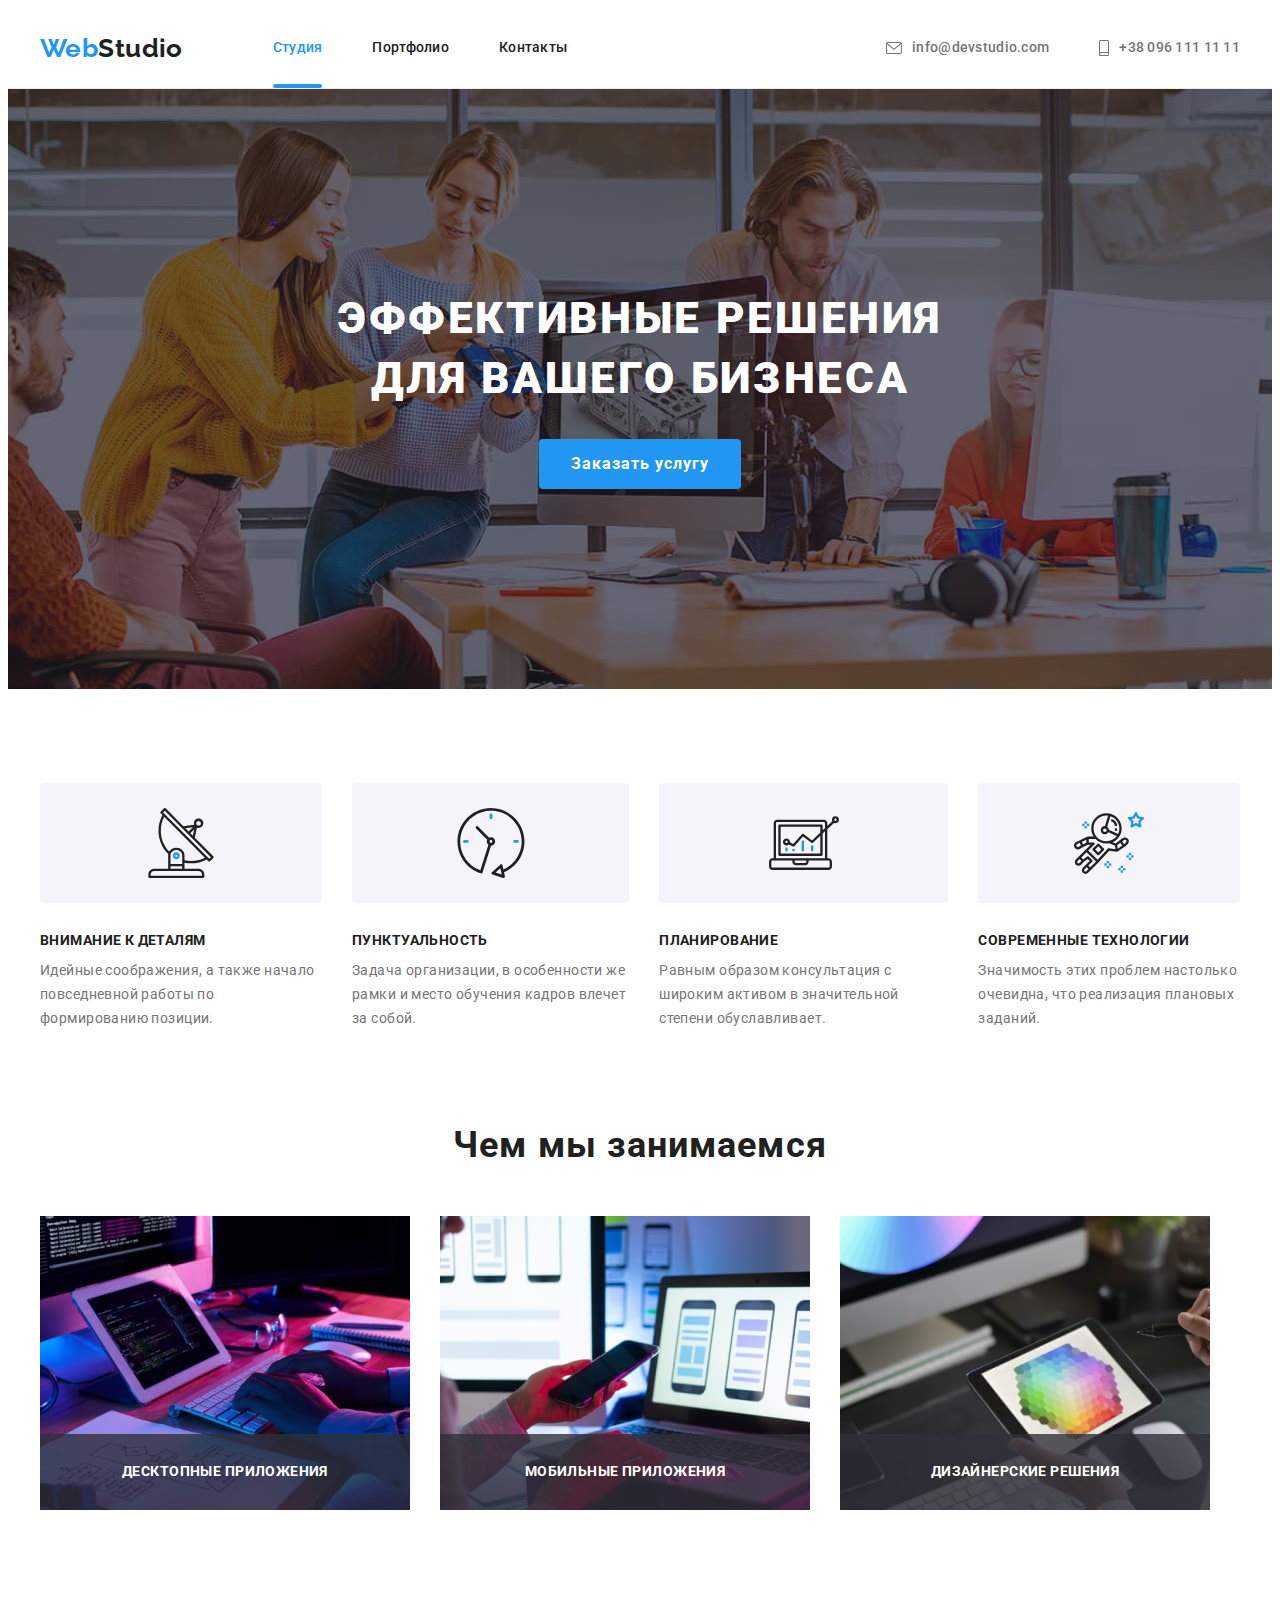
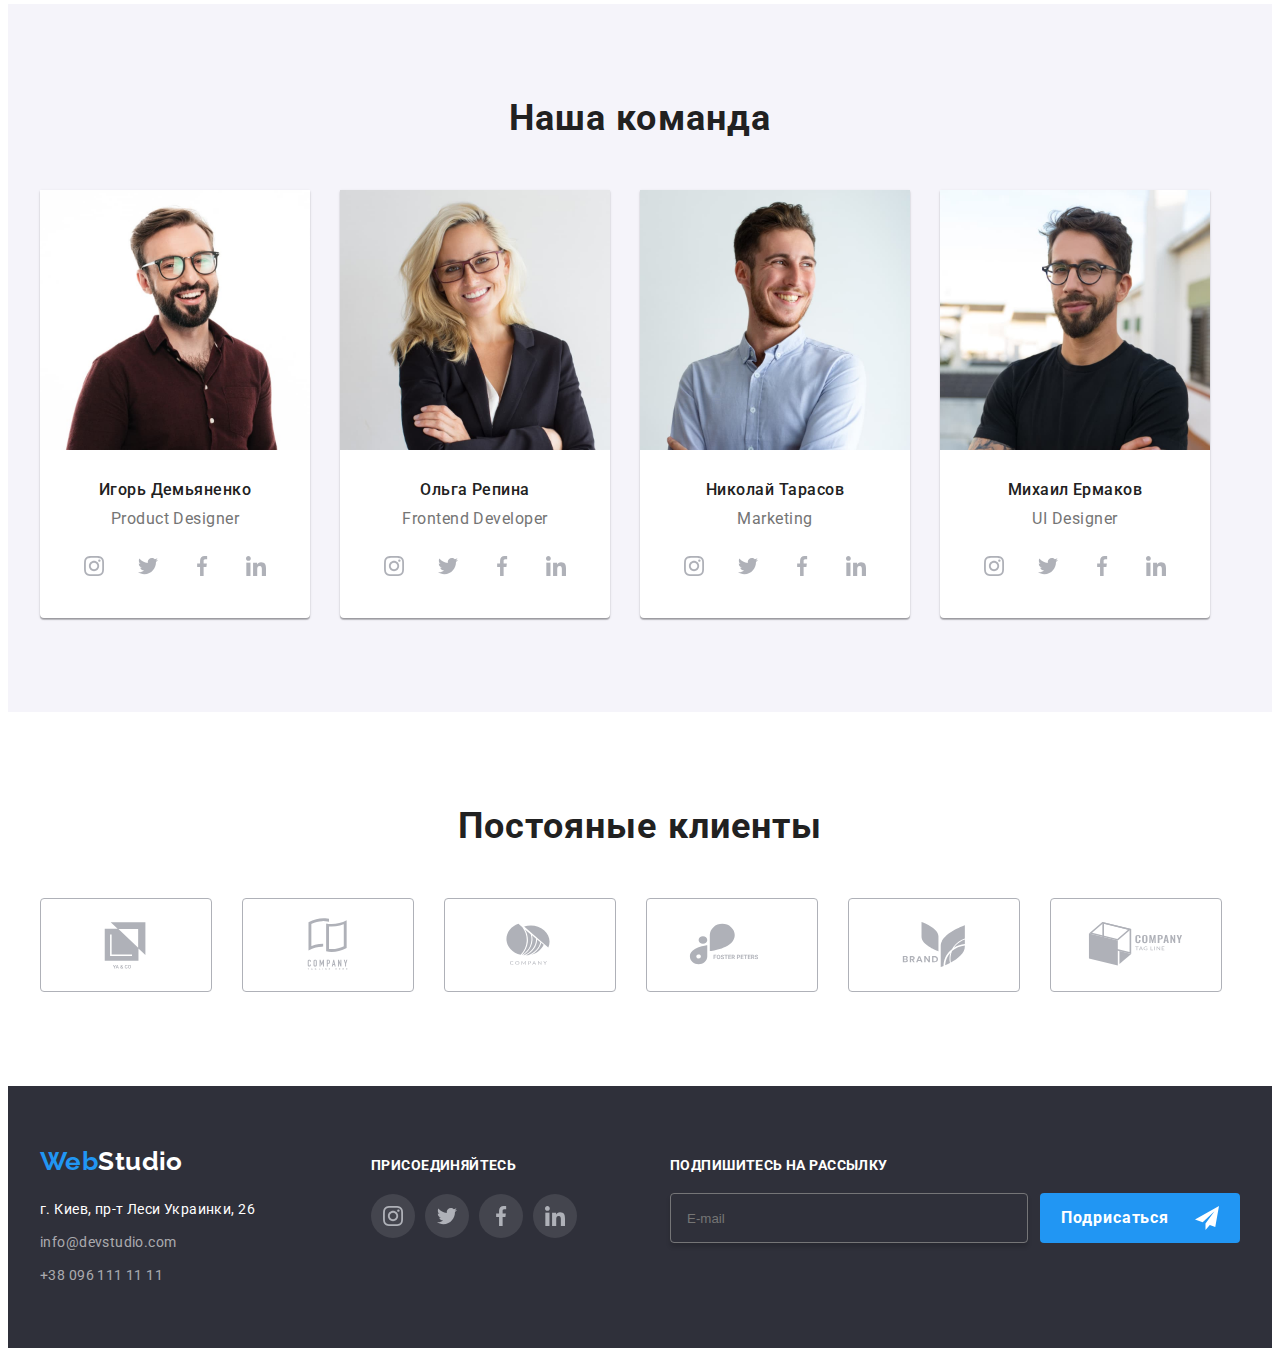
<file: index.html>
<!DOCTYPE html>
<html lang="ru">

<head>
	<link rel="preconnect" href="https://fonts.googleapis.com" />
	<link rel="preconnect" href="https://fonts.gstatic.com" crossorigin />
	<link href="https://fonts.googleapis.com/css2?family=Raleway:wght@700&family=Roboto:wght@400;500;700;900&display=swap"
		rel="stylesheet" />
	<meta charset="UTF-8" />
	<meta http-equiv="X-UA-Compatible" content="IE=edge" />
	<meta name="viewport" content="width=device-width, initial-scale=1.0" />
	<link rel="stylesheet" href="https://cdnjs.cloudflare.com/ajax/libs/modern-normalize/1.1.0/modern-normalize.min.css"
		integrity="sha512-wpPYUAdjBVSE4KJnH1VR1HeZfpl1ub8YT/NKx4PuQ5NmX2tKuGu6U/JRp5y+Y8XG2tV+wKQpNHVUX03MfMFn9Q=="
		crossorigin="anonymous" referrerpolicy="no-referrer" />
	<title>WebStudio</title>
	<link rel="stylesheet" type="text/css" href="./css/styles.css" />
</head>

<body>
	<div class="wrapper">
		<header class="header">
			<div class="container header-container">
				<nav class="nav">
					<a class="logo" href="./index.html" lang="en"><span class="accent">Web</span>Studio</a>
					<ul class="nav-list list">
						<li class="nav-item"><a href="./index.html" class="nav-link link current">Студия</a></li>
						<li class="nav-item"><a href="./portfolio.html" class="nav-link link">Портфолио</a></li>
						<li class="nav-item"><a href="" class="nav-link link">Контакты</a></li>
					</ul>
				</nav>
				<ul class="contact-list list">
					<li class="contact-item">


						<a href="mailto:info@devstudio.com" class="contact-link link">
							<svg class="icon icon-contact icon-contact-envelope">
								<use href="./img/SVG/symbol-defs.svg#icon-envelope"></use>
							</svg>
							info@devstudio.com</a>


					</li>
					<li class="contact-item">

						<a href="tel:+380961111111" class="contact-link link">
							<svg class="icon icon-contact icon-contact-smartphone">
								<use href="./img/SVG/symbol-defs.svg#icon-smartphone"></use>
							</svg>
							+38 096 111 11 11</a>


					</li>
				</ul>
			</div>
		</header>
		<main>
			<section class="hero ">
				<h1 class="hero-title">Эффективные решения
					для вашего бизнеса</h1>
				<button type="button" class="hero-button" data-modal-open>Заказать услугу</button>
			</section>
			<section class=" section">
				<div class="container">
					<h2 class="advantages-title visually-hidden">Наши преимущества</h2>
					<ul class="list advantages-list">
						<li class="advantages-item">
							<div class="advantages-icon-container">
								<svg class="icon icon-advantages">
									<use href="./img/SVG/symbol-defs.svg#icon-antenna-1"></use>
								</svg>
							</div>
							<h3 class="advantages-item-title">Внимание к деталям</h3>
							<p class="advantages-text">
								Идейные соображения, а также начало повседневной работы по формированию позиции.
							</p>
						</li>
						<li class="advantages-item">
							<div class="advantages-icon-container">
								<svg class="icon icon-advantages">
									<use href="./img/SVG/symbol-defs.svg#icon-clock-1"></use>
								</svg>
							</div>
							<h3 class="advantages-item-title">Пунктуальность</h3>
							<p class="advantages-text">
								Задача организации, в особенности же рамки и место обучения кадров влечет за собой.
							</p>
						</li>
						<li class="advantages-item">
							<div class="advantages-icon-container">
								<svg class="icon icon-advantages">
									<use href="./img/SVG/symbol-defs.svg#icon-diagram-1"></use>
								</svg>
							</div>
							<h3 class="advantages-item-title">Планирование</h3>
							<p class="advantages-text">
								Равным образом консультация с широким активом в значительной степени обуславливает.
							</p>
						</li>
						<li class="advantages-item">
							<div class="advantages-icon-container">
								<svg class="icon icon-advantages">
									<use href="./img/SVG/symbol-defs.svg#icon-astronaut-1"></use>
								</svg>
							</div>
							<h3 class="advantages-item-title">Современные технологии</h3>
							<p class="advantages-text">
								Значимость этих проблем настолько очевидна, что реализация плановых заданий.
							</p>
						</li>
					</ul>
				</div>
			</section>
			<section class="ocupation section">
				<div class="container">
					<h2 class="ocupation-title">Чем мы занимаемся</h2>
					<ul class="ocupation-list list">
						<li class="ocupation-item-title">
							<a href="#!" class="ocupation-link"><img src="./img/img1.jpg" alt="Работает за компютером"
									width="370" /></a>
							<p class="ocupation-link-text">Десктопные приложения</p>
						</li>
						<li class="ocupation-item-title">
							<a href="#!" class="ocupation-link"><img src="./img/img2.jpg" alt="Выбирает дизайн мобильного приложения"
									width="370" /></a>
							<p class="ocupation-link-text">Мобильные приложения</p>

						</li>
						<li class="ocupation-item-title">
							<a href="#!" class="ocupation-link"><img src="./img/img3.jpg" alt="Выбирает цвет в палитре"
									width="370" /></a>
							<p class="ocupation-link-text">Дизайнерские решения</p>

						</li>
					</ul>
				</div>
			</section>
			<section class="team section">
				<div class="container ">
					<h2 class="team-title">Наша команда</h2>
					<ul class="team-list list">
						<li class="team-item">
							<img src="./img/ihor.jpg" alt="Фото Игоря Демьяненко" width="270" />
							<div class="team-item-text-container">
								<h3 class="team-item-title">Игорь Демьяненко</h3>
								<p class="team-item-text">Product Designer</p>
								<ul class="social-links-list">
									<li class="social-links-item">
										<a href="#!" class="social-link">
											<svg class="icon icon-social-links" width=" 20" height="20">
												<use href="./img/SVG/symbol-defs.svg#icon-instagram-1"></use>
											</svg>
										</a>
									</li>
									<li class="social-links-item">
										<a href="#!" class="social-link">
											<svg class="icon icon-social-links" width=" 20" height="20">
												<use href="./img/SVG/symbol-defs.svg#icon-twitter-1"></use>
											</svg>
										</a>
									</li>
									<li class="social-links-item">
										<a href="#!" class="social-link">
											<svg class="icon icon-social-links" width=" 20" height="20">
												<use href="./img/SVG/symbol-defs.svg#icon-facebook-1"></use>
											</svg>
										</a>
									</li>
									<li class="social-links-item">
										<a href="#!" class="social-link">
											<svg class="icon icon-social-links" width=" 20" height="20">
												<use href="./img/SVG/symbol-defs.svg#icon-linkedin-1"></use>
											</svg>
										</a>
									</li>
								</ul>
							</div>
						</li>
						<li class="team-item">
							<img src="./img/olga.jpg" alt="Фото Ольги Репиной" width="270" />
							<div class="team-item-text-container">
								<h3 class="team-item-title">Ольга Репина</h3>
								<p class="team-item-text">Frontend Developer</p>
								<ul class="social-links-list">
									<li class="social-links-item">
										<a href="#!" class="social-link">
											<svg class="icon icon-social-links" width=" 20" height="20">
												<use href="./img/SVG/symbol-defs.svg#icon-instagram-1"></use>
											</svg>
										</a>
									</li>
									<li class="social-links-item">
										<a href="#!" class="social-link">
											<svg class="icon icon-social-links" width=" 20" height="20">
												<use href="./img/SVG/symbol-defs.svg#icon-twitter-1"></use>
											</svg>
										</a>
									</li>
									<li class="social-links-item">
										<a href="#!" class="social-link">
											<svg class="icon icon-social-links" width=" 20" height="20">
												<use href="./img/SVG/symbol-defs.svg#icon-facebook-1"></use>
											</svg>
										</a>
									</li>
									<li class="social-links-item">
										<a href="#!" class="social-link">
											<svg class="icon icon-social-links" width=" 20" height="20">
												<use href="./img/SVG/symbol-defs.svg#icon-linkedin-1"></use>
											</svg>
										</a>
									</li>
								</ul>
							</div>
						</li>
						<li class="team-item">
							<img src="./img/nikola.jpg" alt="Фото Николая Тарасова" width="270" />
							<div class="team-item-text-container">
								<h3 class="team-item-title">Николай Тарасов</h3>
								<p class="team-item-text">Marketing</p>
								<ul class="social-links-list">
									<li class="social-links-item">
										<a href="#!" class="social-link">
											<svg class="icon icon-social-links" width=" 20" height="20">
												<use href="./img/SVG/symbol-defs.svg#icon-instagram-1"></use>
											</svg>
										</a>
									</li>
									<li class="social-links-item">
										<a href="#!" class="social-link">
											<svg class="icon icon-social-links" width=" 20" height="20">
												<use href="./img/SVG/symbol-defs.svg#icon-twitter-1"></use>
											</svg>
										</a>
									</li>
									<li class="social-links-item">
										<a href="#!" class="social-link">
											<svg class="icon icon-social-links" width=" 20" height="20">
												<use href="./img/SVG/symbol-defs.svg#icon-facebook-1"></use>
											</svg>
										</a>
									</li>
									<li class="social-links-item">
										<a href="#!" class="social-link">
											<svg class="icon icon-social-links" width=" 20" height="20">
												<use href="./img/SVG/symbol-defs.svg#icon-linkedin-1"></use>
											</svg>
										</a>
									</li>
								</ul>
							</div>
						</li>
						<li class="team-item">
							<img src="./img/mihail.jpg" alt="Фото Михаила Ермакова" width="270" />
							<div class="team-item-text-container">
								<h3 class="team-item-title">Михаил Ермаков</h3>
								<p class="team-item-text">UI Designer</p>
								<ul class="social-links-list">
									<li class="social-links-item">
										<a href="#!" class="social-link">
											<svg class="icon icon-social-links" width=" 20" height="20">
												<use href="./img/SVG/symbol-defs.svg#icon-instagram-1"></use>
											</svg>
										</a>
									</li>
									<li class="social-links-item">
										<a href="#!" class="social-link">
											<svg class="icon icon-social-links" width=" 20" height="20">
												<use href="./img/SVG/symbol-defs.svg#icon-twitter-1"></use>
											</svg>
										</a>
									</li>
									<li class="social-links-item">
										<a href="#!" class="social-link">
											<svg class="icon icon-social-links" width=" 20" height="20">
												<use href="./img/SVG/symbol-defs.svg#icon-facebook-1"></use>
											</svg>
										</a>
									</li>
									<li class="social-links-item">
										<a href="#!" class="social-link">
											<svg class="icon icon-social-links" width=" 20" height="20">
												<use href="./img/SVG/symbol-defs.svg#icon-linkedin-1"></use>
											</svg>
										</a>
									</li>
								</ul>
							</div>
						</li>
					</ul>
				</div>
			</section>
			<section class="section clients">
				<div class="container">
					<h2 class="clients-title">Постояные клиенты</h2>
					<ul class="clients-list">
						<li class="clients-list-item">
							<a href="#!" class="clients-link">
								<svg class="icon icon-clients">
									<use href="./img/SVG/symbol-defs.svg#icon-Logo1"></use>
								</svg>
							</a>
						</li>
						<li class="clients-list-item">
							<a href="#!" class="clients-link">
								<svg class="icon icon-clients">
									<use href="./img/SVG/symbol-defs.svg#icon-Logo2"></use>
								</svg>
							</a>
						</li>
						<li class="clients-list-item">
							<a href="#!" class="clients-link">
								<svg class="icon icon-clients">
									<use href="./img/SVG/symbol-defs.svg#icon-Logo3"></use>
								</svg>
							</a>
						</li>
						<li class="clients-list-item">
							<a href="#!" class="clients-link">
								<svg class="icon icon-clients">
									<use href="./img/SVG/symbol-defs.svg#icon-Logo4"></use>
								</svg>
							</a>
						</li>
						<li class="clients-list-item">
							<a href="#!" class="clients-link">
								<svg class="icon icon-clients">
									<use href="./img/SVG/symbol-defs.svg#icon-Logo5"></use>
								</svg>
							</a>
						</li>
						<li class="clients-list-item">
							<a href="#!" class="clients-link">
								<svg class="icon icon-clients">
									<use href="./img/SVG/symbol-defs.svg#icon-Logo6"></use>
								</svg>
							</a>
						</li>
					</ul>
				</div>
			</section>
		</main>
		<footer class="footer">
			<div class="container footer-container">
				<div class="footer_contacts">
					<a class="logo" href="./index.html" lang="en"><span class="accent">Web</span><span
							class="footer-logo">Studio</span></a>
					<address class="address">
						<ul class="address-list list">
							<li class="address-item">
								<a href="https://goo.gl/maps/FFWDa3F11SiFwjZ78" target="_blank" rel="noopener nofollow"
									class="link address-link address-link-white">г. Киев, пр-т Леси Украинки, 26</a>
							</li>
							<li class="address-item">
								<a href="mailto:info@devstudio.com" class="link address-link">info@devstudio.com</a>
							</li>
							<li class="address-item">
								<a href="tel:+380961111111" class="link address-link">+38 096 111 11 11</a>
							</li>
						</ul>
					</address>
				</div>
				<div class="join">
					<h2 class="join-title">Присоединяйтесь</h2>
					<ul class="join-list">
						<li class="join-list-item ">
							<a href="#!" class="social-link">
								<svg class="icon icon-social-links" width=" 20" height="20">
									<use href="./img/SVG/symbol-defs.svg#icon-instagram-1"></use>
								</svg>
							</a>
						</li>
						<li class="join-list-item ">
							<a href="#!" class="social-link">
								<svg class="icon icon-social-links" width=" 20" height="20">
									<use href="./img/SVG/symbol-defs.svg#icon-twitter-1"></use>
								</svg>
							</a>
						</li>
						<li class="join-list-item ">
							<a href="#!" class="social-link">
								<svg class="icon icon-social-links" width=" 20" height="20">
									<use href="./img/SVG/symbol-defs.svg#icon-facebook-1"></use>
								</svg>
							</a>
						</li>
						<li class="join-list-item ">
							<a href="#!" class="social-link">
								<svg class="icon icon-social-links" width=" 20" height="20">
									<use href="./img/SVG/symbol-defs.svg#icon-linkedin-1"></use>
								</svg>
							</a>
						</li>
					</ul>
				</div>
				<div class="subscribe">
					<h4 class="subscribe_text">Подпишитесь на рассылку</h4>
					<form class="subscribe_form">
						<label class="subscribe_label">
							<input type="email" class="subscribe_input" name="email" placeholder="E-mail">
							<button submit="" class="subscribe_button"><span>Подрисаться</span>
								<svg class="subscribe_button-icon" width=" 24" height="24">
									<use href="./img/SVG/symbol-defs.svg#icon-icon-send"></use>
								</svg>
							</button>
						</label>
					</form>
				</div>
			</div>
		</footer>
		<div class="backdrop is-hidden" data-modal>
			<div class="modal">
				<button type="button" class="modal-button" data-modal-close>
					<svg class="close-modal" width="30" height="30">
						<use href="./img/SVG/symbol-defs.svg#icon-close-modal">
						</use>
					</svg>
				</button>
				<form class="modal_form">
					<h4 class="modal_title">Оставьте свои данные, мы вам перезвоним</h4>
					<ul class="modal_list">
						<li class="modal_item">
							<label class="modal_label">
								Имя
								<input type="text" class="modal_input" name="name">
								<svg class="modal_button-icon" width="18" height="18">
									<use href="./img/SVG/symbol-defs.svg#icon-person"></use>
								</svg>
							</label>
						</li>
						<li class="modal_item">
							<label class="modal_label">
								Телефон
								<input type="tel" class="modal_input" name="phone">
								<svg class="modal_button-icon" width="18" height="18">
									<use href="./img/SVG/symbol-defs.svg#icon-phone"></use>
								</svg>
							</label>
						</li>
						<li class="modal_item">
							<label class="modal_label">
								Почта
								<input type="email" class="modal_input " name="email">
								<svg class="modal_button-icon" width="18" height="18">
									<use href="./img/SVG/symbol-defs.svg#icon-email"></use>
								</svg>
							</label>
						</li>
						<li class="modal_item">
							<label class="modal_label">
								Комментарий
								<textarea class="modal_textarea" name="comment" cols="30" rows="10"
									placeholder="Введите текст"></textarea>
							</label>
						</li>
					</ul>
					<label class="modal_label-checkbox">
						<span class="checkbox_span">Соглашаюсь с рассылкой и принимаю <a
								href="https://docs.emmet.io/cheatsheet-a5.pdf" class="modal_link">Условия
								договора</a></span>
						<input type="checkbox" class="modal_checkbox">
						<span class="checkbox_icon">
						</span>
					</label>
					<div class="modal_submit-wrapper"><input class="modal_submit" type="submit" value="Отправить"></div>
				</form>
			</div>
		</div>
		<script src="./js/modal.js"></script>
	</div>
</body>

</html>
</file>
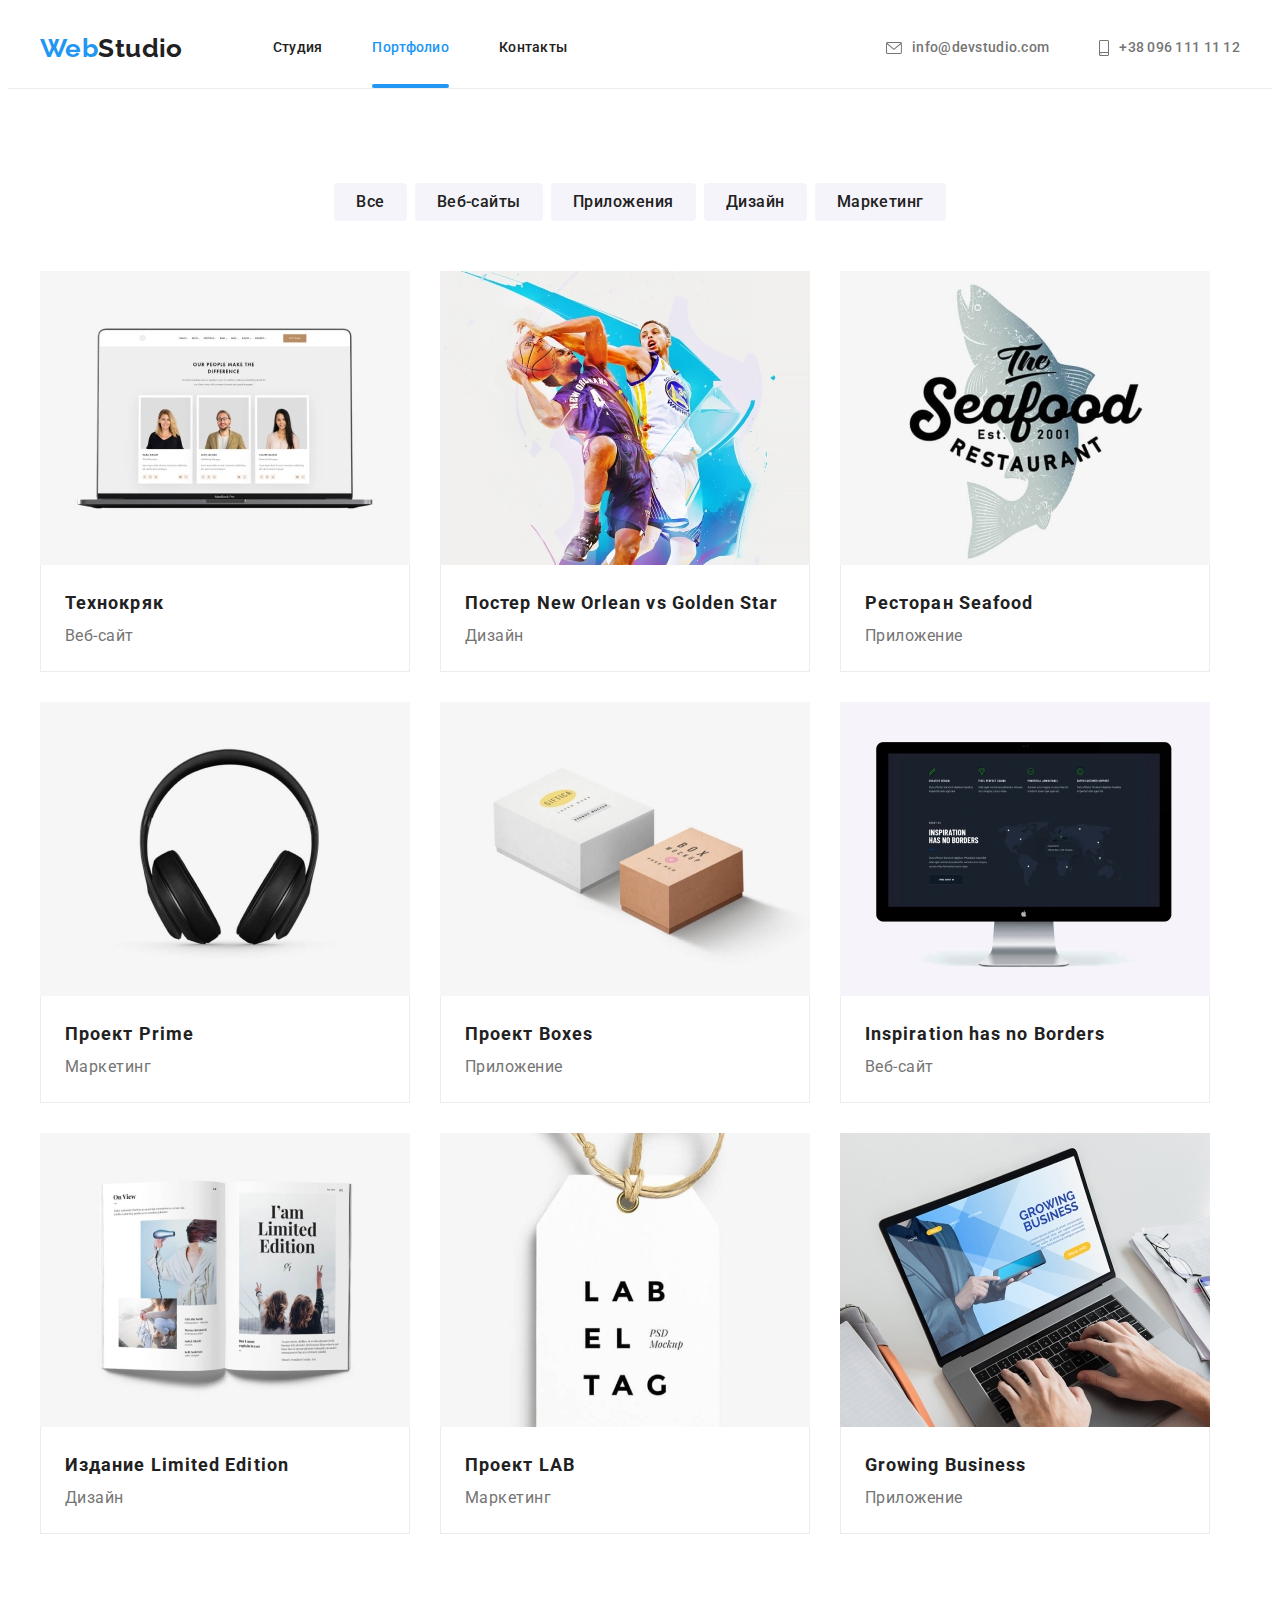
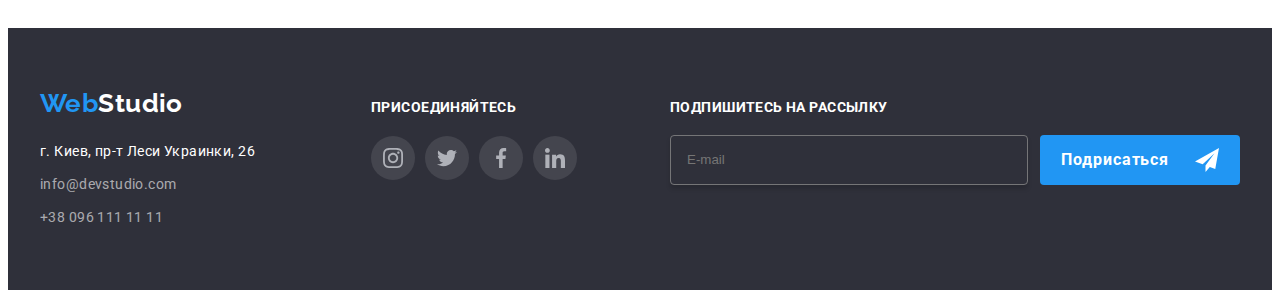
<file: portfolio.html>
<!DOCTYPE html>
<html lang="ru">

<head>
	<link rel="preconnect" href="https://fonts.googleapis.com" />
	<link rel="preconnect" href="https://fonts.gstatic.com" crossorigin />
	<link href="https://fonts.googleapis.com/css2?family=Raleway:wght@700&family=Roboto:wght@400;500;700;900&display=swap"
		rel="stylesheet" />
	<meta charset="UTF-8" />
	<meta http-equiv="X-UA-Compatible" content="IE=edge" />
	<meta name="viewport" content="width=device-width, initial-scale=1.0" />
	<link rel="stylesheet" href="https://cdnjs.cloudflare.com/ajax/libs/modern-normalize/1.1.0/modern-normalize.min.css"
		integrity="sha512-wpPYUAdjBVSE4KJnH1VR1HeZfpl1ub8YT/NKx4PuQ5NmX2tKuGu6U/JRp5y+Y8XG2tV+wKQpNHVUX03MfMFn9Q=="
		crossorigin="anonymous" referrerpolicy="no-referrer" />
	<title>WebStudio</title>
	<link rel="stylesheet" type="text/css" href="./css/styles.css" />
</head>

<body>
	<header class="header">
		<div class="container header-container">
			<nav class="nav">
				<a class="logo" href="./index.html" lang="en"><span class="accent">Web</span>Studio</a>
				<ul class="nav-list list">
					<li class="nav-item"><a href="./index.html" class="nav-link link ">Студия</a></li>
					<li class="nav-item"><a href="./portfolio.html" class="nav-link link current">Портфолио</a></li>
					<li class="nav-item"><a href="" class="nav-link link">Контакты</a></li>
				</ul>
			</nav>
			<ul class="contact-list list">
				<li class="contact-item">


					<a href="mailto:info@devstudio.com" class="contact-link link">
						<svg class="icon icon-contact icon-contact-envelope">
							<use href="./img/SVG/symbol-defs.svg#icon-envelope"></use>
						</svg>
						info@devstudio.com</a>


				</li>
				<li class="contact-item">

					<a href="tel:+380961111111" class="contact-link link">
						<svg class="icon icon-contact icon-contact-smartphone">
							<use href="./img/SVG/symbol-defs.svg#icon-smartphone"></use>
						</svg>
						+38 096 111 11 12</a>


				</li>
			</ul>
		</div>
	</header>
	<main>
		<section class="projects section ">
			<div class="container">
				<h1 class="projects-title visually-hidden">Проекты</h1>
				<ul class="filter-list list">

					<li class="filter-list-item"><button type="button" class="filter-button">Все</button></li>
					<li class="filter-list-item"><button type="button" class="filter-button">Веб-сайты</button></li>
					<li class="filter-list-item"><button type="button" class="filter-button">Приложения</button></li>
					<li class="filter-list-item"><button type="button" class="filter-button">Дизайн</button></li>
					<li class="filter-list-item"><button type="button" class="filter-button">Маркетинг</button></li>
				</ul>
				<ul class="list projects-list">
					<li class="projects-list-item">
						<a href="#!" class="projects-link">
							<div class="projects-list-item-overlay">
								<img src="./img/portfolio-img/img1-progressive.jpeg" alt="Веб-Сайт Технокряк" width="370"
									height="294" />
								<p class="projects-list-item-overlay-text">
									Технокряк это современная площадка распространения коронавируса. Компании используют
									эту платформу для цифрового
									шпионажа и атак на защищённые сервера конкурентов.
								</p>
							</div>
							<div class="projects-title-text-container">
								<h2 class="projects-list-title">Технокряк</h2>
								<p class="projects-list-text">Веб-сайт</p>
							</div>
						</a>
					</li>
					<li class="projects-list-item">
						<a href="#!" class="projects-link">
							<div class="projects-list-item-overlay">
								<img src="./img/portfolio-img/img2-progressive.jpeg" alt="Пример дизайна постера" width="370"
									height="294" />
								<p class="projects-list-item-overlay-text">
									Технокряк это современная площадка распространения коронавируса. Компании используют
									эту платформу для цифрового
									шпионажа и атак на защищённые сервера конкурентов.
								</p>
							</div>
							<div class="projects-title-text-container">
								<h2 class="projects-list-title">Постер New Orlean vs Golden Star</h2>
								<p class="projects-list-text">Дизайн</p>
							</div>
						</a>
					</li>
					<li class="projects-list-item">
						<a href="#!" class="projects-link">
							<div class="projects-list-item-overlay">
								<img src="./img/portfolio-img/img3-progressive.jpeg" alt="Приложения для ресторана" width="370"
									height="294" />
								<p class="projects-list-item-overlay-text">
									Технокряк это современная площадка распространения коронавируса. Компании используют
									эту платформу для цифрового
									шпионажа и атак на защищённые сервера конкурентов.
								</p>
							</div>
							<div class="projects-title-text-container">
								<h2 class="projects-list-title">Ресторан Seafood</h2>
								<p class="projects-list-text">Приложение</p>
							</div>
						</a>
					</li>
					<li class="projects-list-item">
						<a href="#!" class="projects-link">
							<div class="projects-list-item-overlay">
								<img src="./img/portfolio-img/img4-progressive.jpeg" alt="Маркетинговый проект Прайм" width="370"
									height="294" />
								<p class="projects-list-item-overlay-text">
									Технокряк это современная площадка распространения коронавируса. Компании используют
									эту платформу для цифрового
									шпионажа и атак на защищённые сервера конкурентов.
								</p>
							</div>
							<div class="projects-title-text-container">
								<h2 class="projects-list-title">Проект Prime</h2>
								<p class="projects-list-text">Маркетинг</p>
							</div>
						</a>
					</li>
					<li class="projects-list-item">
						<a href="#!" class="projects-link">
							<div class="projects-list-item-overlay">
								<img src="./img/portfolio-img/img5-progressive.jpeg" alt="Приложение коробки" width="370"
									height="294" />
								<p class="projects-list-item-overlay-text">
									Технокряк это современная площадка распространения коронавируса. Компании используют
									эту платформу для цифрового
									шпионажа и атак на защищённые сервера конкурентов.
								</p>
							</div>
							<div class="projects-title-text-container">
								<h2 class="projects-list-title">Проект Boxes</h2>
								<p class="projects-list-text">Приложение</p>
							</div>
						</a>
					</li>
					<li class="projects-list-item">
						<a href="#!" class="projects-link">
							<div class="projects-list-item-overlay">
								<img src="./img/portfolio-img/img6-progressive.jpeg" lang="en"
									alt=" Web-site Inspiration has no Borders" width="370" height="294" />
								<p class="projects-list-item-overlay-text">
									Технокряк это современная площадка распространения коронавируса. Компании используют
									эту платформу для цифрового
									шпионажа и атак на защищённые сервера конкурентов.
								</p>
							</div>
							<div class="projects-title-text-container">
								<h2 class="projects-list-title">Inspiration has no Borders</h2>
								<p class="projects-list-text">Веб-сайт</p>
							</div>
						</a>
					</li>
					<li class="projects-list-item">
						<a href="#!" class="projects-link">
							<div class="projects-list-item-overlay">
								<img src="./img/portfolio-img/img7-progressive.jpeg" alt="Дизайн книги" width="370" height="294" />
								<p class="projects-list-item-overlay-text">
									Технокряк это современная площадка распространения коронавируса. Компании используют
									эту платформу для цифрового
									шпионажа и атак на защищённые сервера конкурентов.
								</p>
							</div>
							<div class="projects-title-text-container">
								<h2 class="projects-list-title">Издание Limited Edition</h2>
								<p class="projects-list-text">Дизайн</p>
							</div>
						</a>
					</li>
					<li class="projects-list-item">
						<a href="#!" class="projects-link">
							<div class="projects-list-item-overlay">
								<img src="./img/portfolio-img/img8-progressive.jpeg" alt="Маркетинговый проект" width="370"
									height="294" />
								<p class="projects-list-item-overlay-text">
									Технокряк это современная площадка распространения коронавируса. Компании используют
									эту платформу для цифрового
									шпионажа и атак на защищённые сервера конкурентов.
								</p>
							</div>
							<div class="projects-title-text-container">
								<h2 class="projects-list-title">Проект LAB</h2>
								<p class="projects-list-text">Маркетинг</p>
							</div>
						</a>
					</li>
					<li class="projects-list-item">
						<a href="#!" class="projects-link">
							<div class="projects-list-item-overlay">
								<img src="./img/portfolio-img/img9-progressive.jpeg" alt="Growing Business app" width="370" height="294"
									lang="en" />
								<p class="projects-list-item-overlay-text">
									Технокряк это современная площадка распространения коронавируса. Компании используют
									эту платформу для цифрового
									шпионажа и атак на защищённые сервера конкурентов.
								</p>
							</div>
							<div class="projects-title-text-container">
								<h2 class="projects-list-title">Growing Business</h2>
								<p class="projects-list-text">Приложение</p>
							</div>
						</a>
					</li>
				</ul>
			</div>
		</section>
	</main>
	<footer class="footer">
		<div class="container footer-container">
			<div class="footer_contacts">
				<a class="logo" href="./index.html" lang="en"><span class="accent">Web</span><span
						class="footer-logo">Studio</span></a>
				<address class="address">
					<ul class="address-list list">
						<li class="address-item">
							<a href="https://goo.gl/maps/FFWDa3F11SiFwjZ78" target="_blank" rel="noopener nofollow"
								class="link address-link address-link-white">г. Киев, пр-т Леси Украинки, 26</a>
						</li>
						<li class="address-item">
							<a href="mailto:info@devstudio.com" class="link address-link">info@devstudio.com</a>
						</li>
						<li class="address-item">
							<a href="tel:+380961111111" class="link address-link">+38 096 111 11 11</a>
						</li>
					</ul>
				</address>
			</div>
			<div class="join">
				<h2 class="join-title">Присоединяйтесь</h2>
				<ul class="join-list">
					<li class="join-list-item ">
						<a href="#!" class="social-link">
							<svg class="icon icon-social-links" width=" 20" height="20">
								<use href="./img/SVG/symbol-defs.svg#icon-instagram-1"></use>
							</svg>
						</a>
					</li>
					<li class="join-list-item ">
						<a href="#!" class="social-link">
							<svg class="icon icon-social-links" width=" 20" height="20">
								<use href="./img/SVG/symbol-defs.svg#icon-twitter-1"></use>
							</svg>
						</a>
					</li>
					<li class="join-list-item ">
						<a href="#!" class="social-link">
							<svg class="icon icon-social-links" width=" 20" height="20">
								<use href="./img/SVG/symbol-defs.svg#icon-facebook-1"></use>
							</svg>
						</a>
					</li>
					<li class="join-list-item ">
						<a href="#!" class="social-link">
							<svg class="icon icon-social-links" width=" 20" height="20">
								<use href="./img/SVG/symbol-defs.svg#icon-linkedin-1"></use>
							</svg>
						</a>
					</li>
				</ul>
			</div>
			<div class="subscribe">
				<h4 class="subscribe_text">Подпишитесь на рассылку</h4>
				<form class="subscribe_form">
					<label class="subscribe_label">
						<input type="email" class="subscribe_input" name="email" placeholder="E-mail">
						<button submit="" class="subscribe_button"><span>Подрисаться</span>
							<svg class="subscribe_button-icon" width=" 24" height="24">
								<use href="./img/SVG/symbol-defs.svg#icon-icon-send"></use>
							</svg>
						</button>
					</label>
				</form>
			</div>
		</div>
	</footer>
</body>

</html>
</file>
<file: css/styles.css>
:root {
    --primary-text-color: #757575;
    --secondary-text-color: #ffffff;
    --title-text-color: #212121;

    --primary-bg-color: #ffffff;
    --secondary-bg-color: #f5f4fa;
    --footer-bg-color: #2f303a;

    --accent-color: #2196f3;
}
/* ======Reset=============== */

h1,
h2,
h3,
h4,
p {
    margin: 0;
}

ul {
    list-style: none;
    margin: 0;
    padding: 0;
}

img {
    display: block;
    max-width: 100%;
    height: auto;
}
/* ======Reset=============== */
body {
    font-family: Roboto, sans-serif;
    font-size: 14px;
    line-height: 1.71;
    letter-spacing: 0.03em;

    background-color: var(--primary-bg-color);
    color: var(--primary-text-color);
}
/* Wrapper */
.wrapper {
    min-height: 100%;
    overflow: hidden;
    display: flex;
    flex-direction: column;
}

/* Container */

.container {
    width: 1200px;
    padding: 0 15px;
    margin: 0 auto;
    box-sizing: content-box;
}

.section {
    padding-bottom: 94px;
    padding-top: 94px;
}

/* ===========Visualy hidden titles=============== */

.visually-hidden {
    position: absolute;
    width: 1px;
    height: 1px;
    margin: -1px;
    border: 0;
    padding: 0;
    white-space: nowrap;
    clip-path: inset(100%);
    clip: rect(0 0 0 0);
    overflow: hidden;
}

/* Styles for main page */

.logo {
    font-family: Raleway, sans-serif;
    font-weight: 700;
    font-size: 26px;
    line-height: 1.19;
    text-decoration: none;

    color: var(--title-text-color);
}
.nav-item {
    position: relative;
}

.current::after {
    position: absolute;
    bottom: 0;
    content: '';
    display: block;
    height: 4px;
    width: 100%;
    border-radius: 2px;
    background-color: var(--accent-color);
}

.accent {
    color: var(--accent-color);
}

.list {
    list-style: none;
}

.link {
    text-decoration: none;

    color: var(--title-text-color);
}

/* Header links  */
.header {
    border-bottom: 1px solid #ececec;
}
.header-container {
    display: flex;
    justify-content: center;
}

.nav,
.nav-list,
.contact-list {
    display: flex;
    align-items: center;
}

.nav-list {
    margin-left: 90px;
}

.contact-list {
    margin-left: auto;
}

.contact-item + .contact-item {
    margin-left: 50px;
}

.nav-item a {
    display: flex;
    padding-top: 32px;
    padding-bottom: 32px;
}

.nav-item + .nav-item {
    margin-left: 50px;
}

.nav-link:hover,
.nav-link:focus {
    color: var(--accent-color);
}

.icon-contact {
    margin-right: 10px;
    fill: currentColor;
}
.icon-contact-envelope {
    width: 16px;
    height: 12px;
}
.icon-contact-smartphone {
    width: 10px;
    height: 16px;
}

.contact-item::before:hover {
    fill: #188ce8;
}
.contact-link {
    display: flex;
    align-items: center;
}

.contact-link:hover,
.contact-link:focus {
    color: var(--accent-color);
}

.nav-link.current {
    color: var(--accent-color);
}

.nav-link,
.contact-link {
    font-weight: 500;
    font-size: 14px;
    line-height: 1.14;
    letter-spacing: 0.02em;

    color: var(--title-text-color);

    transition: color 250ms cubic-bezier(0.4, 0, 0.2, 1);
}

.contact-list a {
    font-weight: 500;
    font-size: 14px;
    line-height: 1.14;
    letter-spacing: 0.02em;

    color: var(--primary-text-color);
}

/* Hero section  */

.hero {
    display: flex;
    flex-direction: column;
    justify-content: center;
    align-items: center;

    text-align: center;

    background-image: linear-gradient(rgba(47, 48, 58, 0.4), rgba(47, 48, 58, 0.4)),
        url(../img/Hero/hero-bg.jpg);
    background-repeat: no-repeat;
    background-size: cover;
    background-position: center;
    max-width: 1600px;
    height: 600px;
    margin-left: auto;
    margin-right: auto;
    background-color: var(--footer-bg-color);
}

.hero-title {
    width: 696px;
    margin-bottom: 30px;

    font-weight: 900;
    font-size: 44px;
    line-height: 1.36;
    text-align: center;
    letter-spacing: 0.06em;
    text-transform: uppercase;

    color: var(--secondary-text-color);
}

.hero-button {
    display: flex;

    font-family: Roboto, sans-serif;
    font-weight: 700;
    font-size: 16px;
    line-height: 1.87;
    letter-spacing: 0.06em;

    transition: background-color 250ms cubic-bezier(0.4, 0, 0.2, 1);

    background-color: var(--accent-color);
    color: var(--secondary-text-color);
    border-radius: 4px;
    padding: 10px 32px;
    border: transparent;

    cursor: pointer;
}

.hero-button:focus,
.hero-button:hover {
    background-color: #188ce8;
}

/* ===============Modal Window================= */

.backdrop {
    position: fixed;
    top: 0;
    left: 0;
    width: 100%;
    height: 100%;
    background-color: rgba(0, 0, 0, 0.2);
    opacity: 1;
    transition: opacity 250ms cubic-bezier(0.4, 0, 0.2, 1);
}

.backdrop.is-hidden {
    opacity: 0;
    pointer-events: none;
}

.backdrop.is-hidden .modal {
    transform: translate(-50%, -50%) scale(1.2);
}

.modal {
    position: absolute;
    left: 50%;
    top: 50%;
    width: 528px;
    padding: 40px;
    box-shadow: 0px 1px 3px rgba(0, 0, 0, 0.12), 0px 1px 1px rgba(0, 0, 0, 0.14),
        0px 2px 1px rgba(0, 0, 0, 0.2);
    border-radius: 4px;
    background-color: var(--primary-bg-color);
    transform: translate(-50%, -50%) scale(1);
    transition: transform 250ms cubic-bezier(0.4, 0, 0.2, 1);
}

.modal-button {
    position: absolute;
    top: 8px;
    right: 8px;
    padding: 0;
    border: none;
    font-size: 0;
    border-radius: 50%;
    cursor: pointer;
    stroke: black;
    stroke-opacity: 0.1;
    background-color: white;
    transition: background-color 250ms cubic-bezier(0.4, 0, 0.2, 1);
}

.modal-button:hover,
.modal-button:focus {
    stroke: black;
    stroke-opacity: 0.1;
    background-color: var(--accent-color);
    box-shadow: 0px 1px 3px rgba(0, 0, 0, 0.12), 0px 1px 1px rgba(0, 0, 0, 0.14),
        0px 2px 1px rgba(0, 0, 0, 0.2);
}

.modal_title {
    font-size: 20px;
    line-height: 1.15;
    text-align: center;
    letter-spacing: 0.03em;
    color: var(--title-text-color);
    margin-bottom: 12px;
}

.modal_item:not(:last-child) {
    margin-bottom: 10px;
}

.modal_label {
    position: relative;
    display: flex;
    flex-direction: column;
}
.modal_input {
    height: 40px;
    border: 1px solid rgba(33, 33, 33, 0.2);
    border-radius: 4px;
    padding: 11px;
    padding-left: 40px;
    outline: none;
}

.modal_label:focus-within .modal_button-icon {
    fill: var(--accent-color);
}

.modal_input:focus {
    border-color: var(--accent-color);
}

.modal_button-icon {
    position: absolute;
    left: 12px;
    bottom: 11px;
}
.modal_textarea {
    resize: none;
    outline: none;
    height: 120px;
    border: 1px solid rgba(33, 33, 33, 0.2);
    border-radius: 4px;
    padding: 12px 16px;
}
.modal_textarea:focus {
    border-color: var(--accent-color);
}
.modal_list {
    margin-bottom: 20px;
}
.modal_link {
    text-decoration: none;
    color: var(--accent-color);
    cursor: pointer;
    transition: color 250ms cubic-bezier(0.4, 0, 0.2, 1);
}
.modal_link:hover,
.modal_link:focus {
    color: #188ce8;
    text-decoration: underline;
}
.modal_label-checkbox {
    position: relative;
    display: flex;
    flex-direction: row-reverse;
    justify-content: center;
    align-items: center;
    margin-bottom: 30px;
}
.modal_checkbox {
    -moz-appearance: none;
    -webkit-appearance: none;
    appearance: none;
}
.checkbox_span {
    margin-left: 10px;
    font-family: 'Roboto';
    font-style: normal;
    font-weight: 400;
    font-size: 14px;
    line-height: 24px;
    letter-spacing: 0.03em;
    color: #757575;
}
.checkbox_icon {
    width: 15px;
    height: 15px;
    border: 2px solid black;
    border-radius: 2px;
}

.modal_checkbox:checked + .checkbox_icon {
    border: transparent;
    background-color: var(--accent-color);
    background-image: url(../img/SVG/SVG/icon_check.svg);
}

.modal_submit-wrapper {
    display: flex;
    justify-content: center;
}

.modal_submit {
    font-family: 'Roboto';
    font-style: normal;
    font-weight: 700;
    font-size: 16px;
    line-height: 1.89;

    letter-spacing: 0.06em;

    width: 200px;
    border: none;
    color: white;
    border-radius: 4px;
    padding: 10px;
    text-align: center;
    transition: background-color 250ms cubic-bezier(0.4, 0, 0.2, 1);
    background-color: var(--accent-color);
    cursor: pointer;
}

.modal_submit:focus,
.modal_submit:hover {
    background-color: #188ce8;
}
/* ===============Modal Window================= */

/* Advantages section  */

.advantages-list {
    display: flex;
}

.advantages-item + .advantages-item {
    margin-left: 30px;
}

.advantages-item-title {
    margin-bottom: 10px;
    font-weight: 700;
    font-size: 14px;
    line-height: 1.14;
    letter-spacing: 0.03em;
    text-transform: uppercase;

    color: var(--title-text-color);
}
.icon-advantages {
    width: 70px;
    height: 70px;
}
.advantages-icon-container {
    margin-bottom: 30px;
    padding: 25px auto;
    display: flex;
    height: 120px;
    background-color: #f5f4fa;
    border-radius: 4px;
    justify-content: center;
    align-items: center;
}

/* Ocupation section  */
.ocupation {
    padding-top: 0;
}

.ocupation-title {
    font-weight: 700;
    font-size: 36px;
    line-height: 1.16;
    text-align: center;
    letter-spacing: 0.03em;

    color: var(--title-text-color);
}

.ocupation-item-title {
    position: relative;
}

.ocupation-link-text {
    position: absolute;
    bottom: 0;
    width: 100%;

    display: flex;
    justify-content: center;
    align-items: center;
    height: 76px;

    font-weight: 700;
    font-size: 14px;
    line-height: 1.14;

    letter-spacing: 0.03em;
    text-transform: uppercase;

    color: var(--secondary-text-color);
    background-color: rgba(47, 48, 58, 0.8);
}

.ocupation-list {
    display: flex;
    margin-top: 50px;
}

.ocupation-item-title + .ocupation-item-title {
    margin-left: 30px;
}

/* Team section */

.team {
    background-color: var(--secondary-bg-color);
}

.team-title {
    color: var(--title-text-color);

    font-weight: 700;
    font-size: 36px;
    line-height: 1.16;
    text-align: center;
    letter-spacing: 0.03em;
}

.team-list {
    display: flex;
    margin-top: 50px;
}

.team-item {
    background-color: #fff;
    box-shadow: 0px 1px 3px rgba(0, 0, 0, 0.12), 0px 1px 1px rgba(0, 0, 0, 0.14),
        0px 2px 1px rgba(0, 0, 0, 0.2);
    border-radius: 0px 0px 4px 4px;
}
.team-item-text-container {
    padding-top: 30px;
    padding-bottom: 30px;
}

.team-item + .team-item {
    margin-left: 30px;
}

.team-item-title {
    color: var(--title-text-color);

    font-weight: 500;
    font-size: 16px;
    line-height: 1.19;
    letter-spacing: 0.03em;
    text-align: center;
}

.team-item-text {
    margin-top: 10px;

    font-size: 16px;
    line-height: 1.19;
    letter-spacing: 0.03em;
    text-align: center;
}
.social-links-list {
    display: flex;
    margin-top: 16px;
    justify-content: center;
}
.social-links-item + .social-links-item {
    margin-left: 10px;
}
.social-link {
    font-size: 0;
    display: flex;
    justify-content: center;
    align-items: center;
    border-radius: 50%;
    width: 44px;
    height: 44px;
    fill: #afb1b8;
    transition: fill 250ms cubic-bezier(0.4, 0, 0.2, 1),
        background-color 250ms cubic-bezier(0.4, 0, 0.2, 1);
}

.social-link:hover,
.social-link:focus {
    background-color: var(--accent-color);
    fill: #ffffff;
}

/* Clients */

.clients-list {
    display: flex;
    margin-top: 50px;
}

.clients-list-item {
    align-items: center;
    justify-content: center;
}

.clients-list-item + .clients-list-item {
    margin-left: 30px;
}

.clients-link {
    display: flex;
    justify-content: center;
    align-items: center;

    fill: #afb1b8;
    width: 170px;
    height: 92px;
    border: 1px solid #afb1b8;
    border-radius: 4px;

    transition: border 250ms cubic-bezier(0.4, 0, 0.2, 1), fill 250ms cubic-bezier(0.4, 0, 0.2, 1);
}

.clients-link:hover,
.clients-link:focus {
    border: 1px solid #2196f3;
    fill: var(--accent-color);
}

.clients-title {
    color: var(--title-text-color);

    font-weight: 700;
    font-size: 36px;
    line-height: 1.16;
    text-align: center;
    letter-spacing: 0.03em;
}

.icon-clients {
    width: 106px;
    height: 60px;
}

/* Footer  */

.footer {
    background-color: var(--footer-bg-color);
    padding: 60px 0;
}

.footer-logo {
    color: var(--secondary-text-color);
}

.footer_contacts {
    flex-grow: 1;
}

.footer-container {
    display: flex;
    align-items: baseline;
}
.join {
    margin-left: 70px;
}
.join-title {
    font-weight: 700;
    font-size: 14px;
    line-height: 1.14;
    letter-spacing: 0.03em;
    text-transform: uppercase;

    color: var(--secondary-text-color);
}
.join-list {
    display: flex;
    margin-top: 20px;
}
.join-list-item + .join-list-item {
    margin-left: 10px;
}

.join-list-item {
    font-size: 0;
    display: flex;
    justify-content: center;
    align-items: center;
    border-radius: 50%;
    width: 44px;
    height: 44px;
    background-color: rgba(255, 255, 255, 0.1);
}

/* Address  */

.address {
    margin-top: 20px;
}

.address-list {
    display: flex;
    flex-direction: column;
}

.address-item + .address-item {
    margin-top: 9px;
}

.address a {
    font-style: normal;
}

.address-link {
    color: rgba(255, 255, 255, 0.6);

    transition: color 250ms cubic-bezier(0.4, 0, 0.2, 1);
}
.address-link:hover,
.address-link:focus {
    color: var(--accent-color);
}
.address-link-white {
    color: var(--secondary-text-color);
}

.subscribe {
    margin-left: 93px;
}
.subscribe_text {
    line-height: 16px;
    letter-spacing: 0.03em;
    text-transform: uppercase;
    color: #ffffff;
    margin-bottom: 20px;
}

.subscribe_label {
    position: relative;
    display: flex;
    width: 570px;

    height: 50px;
    fill: #ffffff;
}
.subscribe_input {
    border-radius: 4px;
    background-color: transparent;
    padding: 15px 16px;
    border: 1px solid rgba(138, 138, 138, 0.767);
    flex: 1 0 auto;
    box-shadow: 0px 4px 4px rgba(0, 0, 0, 0.15);
    color: #ffffff;
}

.subscribe_button {
    display: flex;
    align-items: center;
    text-align: center;
    justify-content: space-evenly;

    font-family: 'Roboto';
    font-style: normal;
    font-weight: 700;
    font-size: 16px;
    line-height: 1.88;
    letter-spacing: 0.06em;
    padding: 10px;
    min-width: 200px;

    border-radius: 4px;
    border: none;
    margin-left: 12px;
    color: #ffffff;
    background-color: var(--accent-color);
    transition: color 250ms cubic-bezier(0.4, 0, 0.2, 1);
}
.subscribe_button:hover,
.subscribe_button:hover {
    background-color: #188ce8;
}
.subscribe_button-icon {
    margin-left: 15px;
}
/* ====Styles for Portfolio page=================================================== */

/* ======Filter list======= */

.filter-list-item + .filter-list-item {
    margin-left: 8px;
}

.filter-list {
    margin-bottom: 50px;
    display: flex;
    justify-content: center;
}

.filter-button {
    margin: 0 auto;
    border-radius: 4px;
    padding: 6px 22px;
    border: transparent;

    background-color: var(--secondary-bg-color);
    color: var(--title-text-color);

    transition: background-color 250ms cubic-bezier(0.4, 0, 0.2, 1),
        color 250ms cubic-bezier(0.4, 0, 0.2, 1), box-shadow 250ms cubic-bezier(0.4, 0, 0.2, 1);

    font-family: Roboto, sans-serif;
    font-weight: 500;
    font-size: 16px;
    line-height: 1.625;
    letter-spacing: 0.03em;

    cursor: pointer;
}

.filter-button:hover,
.filter-button:focus {
    background-color: var(--accent-color);
    color: var(--secondary-text-color);
    box-shadow: 0px 3px 1px rgba(0, 0, 0, 0.1), 0px 1px 2px rgba(0, 0, 0, 0.08),
        0px 2px 2px rgba(0, 0, 0, 0.12);

    font-weight: 500;
    font-size: 16px;
    line-height: 1.625;
    letter-spacing: 0.03em;
}

/* =====Project-list====== */

.projects-list {
    display: flex;
    flex-wrap: wrap;
    margin-top: -15px;
    margin-right: -15px;
    margin-bottom: -15px;
    margin-left: -15px;
}

.projects-list-item {
    margin: 15px;
}
.projects-title-text-container {
    padding: 20px 24px;
    border-bottom: 1px solid #ececec;
    border-left: 1px solid #ececec;
    border-right: 1px solid #ececec;
}

.projects-list-title {
    color: var(--title-text-color);
    font-weight: 700;
    font-size: 18px;
    line-height: 2;
    letter-spacing: 0.06em;
}

.projects-list-text {
    color: var(--primary-text-color);
    font-size: 16px;
    line-height: 1.875;
    letter-spacing: 0.03em;
}

.projects-link {
    text-decoration: none;
    display: block;

    transition: box-shadow 250ms cubic-bezier(0.4, 0, 0.2, 1);
}
.projects-link:hover,
.projects-link:focus {
    box-shadow: 0px 1px 1px rgba(0, 0, 0, 0.12), 0px 4px 4px rgba(0, 0, 0, 0.06),
        1px 4px 6px rgba(0, 0, 0, 0.16);
}

.projects-list-item-overlay {
    position: relative;
    overflow: hidden;
}

.projects-list-item-overlay-text {
    position: absolute;
    bottom: 0;

    transform: translateY(101%);

    display: block;
    width: 100%;
    height: 100%;
    padding: 63px 24px;
    text-align: center;
    font-size: 18px;
    line-height: 1.56;
    letter-spacing: 0.03em;

    color: #ffffff;
    background-color: rgba(33, 150, 243, 0.9);

    transition: transform 250ms cubic-bezier(0.4, 0, 0.2, 1);
}
.projects-link:hover .projects-list-item-overlay-text,
.projects-link:focus .projects-list-item-overlay-text {
    transform: translateY(0);
}
</file>
